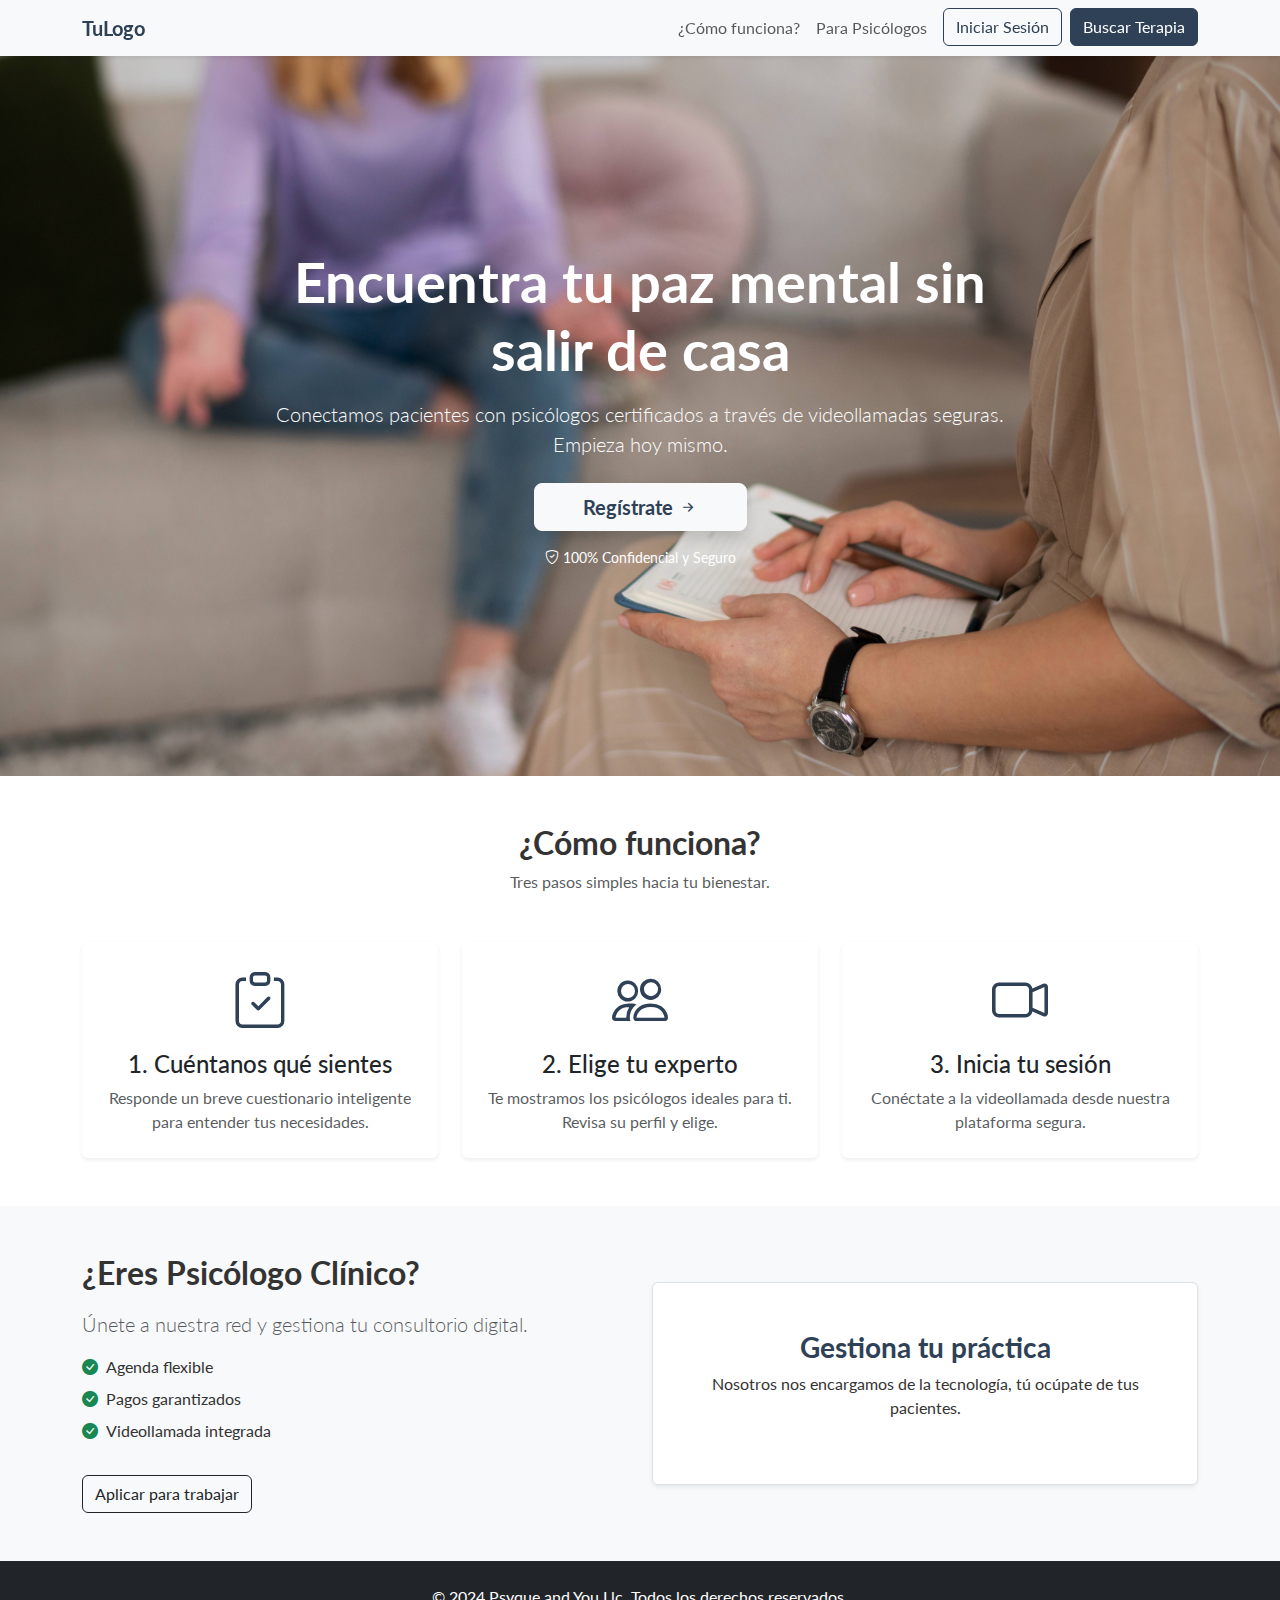
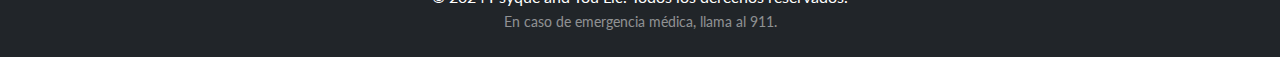
<file: index.html>
<!DOCTYPE html>
<html lang="es">
<head>
    <meta charset="UTF-8">
    <meta name="viewport" content="width=device-width, initial-scale=1.0">
    <title>NombreDeTuClinica - Terapia Online</title>
    <link rel="preconnect" href="https://fonts.googleapis.com">
<link rel="preconnect" href="https://fonts.gstatic.com" crossorigin>
<link href="https://fonts.googleapis.com/css2?family=Lato:ital,wght@0,100;0,300;0,400;0,700;0,900;1,100;1,300;1,400;1,700;1,900&display=swap" rel="stylesheet">
    
    <link href="https://cdn.jsdelivr.net/npm/bootstrap@5.3.0/dist/css/bootstrap.min.css" rel="stylesheet">
    <link rel="stylesheet" href="style.css">
    <link rel="stylesheet" href="https://cdn.jsdelivr.net/npm/bootstrap-icons@1.10.0/font/bootstrap-icons.css">
</head>
<body>

        <nav class="navbar navbar-expand-lg navbar-light bg-light sticky-top shadow-sm">
            <div class="container">
                <a class="navbar-brand fw-bold text-primary" href="#">TuLogo</a>
                <button class="navbar-toggler" type="button" data-bs-toggle="collapse" data-bs-target="#navbarNav">
                    <span class="navbar-toggler-icon"></span>
                </button>
        <div class="collapse navbar-collapse" id="navbarNav">
        <ul class="navbar-nav ms-auto">
            <li class="nav-item"><a class="nav-link" href="#como-funciona">¿Cómo funciona?</a></li>
        
            <li class="nav-item"><a class="nav-link" href="registroPsicologo.html">Para Psicólogos</a></li>
        
            <li class="nav-item ms-lg-2">
            <a href="login.html" class="btn btn-outline-primary">Iniciar Sesión</a>
            </li>
        
            <li class="nav-item ms-lg-2">
            <a href="registro.html" class="btn btn-primary">Buscar Terapia</a>
            </li>
        </ul>
        </div>
        </div>
    </nav>

    <header class="hero-section d-flex align-items-center text-center text-white">
        <div class="container">
            <div class="row justify-content-center">
                <div class="col-md-8">
                    <h1 class="display-4 fw-bold mb-3">Encuentra tu paz mental sin salir de casa</h1>
                    <p class="lead mb-4">Conectamos pacientes con psicólogos certificados a través de videollamadas seguras. Empieza hoy mismo.</p>
                    <a href="registro.html" class="btn btn-light btn-lg px-5 text-primary fw-bold shadow">
                    Regístrate <i class="bi bi-arrow-right-short"></i>
                    </a>
                    <p class="mt-3 small"><i class="bi bi-shield-check"></i> 100% Confidencial y Seguro</p>
                </div>
            </div>
        </div>
    </header>

    <section id="como-funciona" class="py-5">
        <div class="container">
            <div class="text-center mb-5">
                <h2 class="fw-bold">¿Cómo funciona?</h2>
                <p class="text-muted">Tres pasos simples hacia tu bienestar.</p>
            </div>
            <div class="row g-4 text-center">
                <div class="col-md-4">
                    <div class="card h-100 border-0 shadow-sm p-4">
                        <div class="text-primary mb-3"><i class="bi bi-clipboard-check display-4"></i></div>
                        <h4 class="card-title">1. Cuéntanos qué sientes</h4>
                        <p class="card-text text-muted">Responde un breve cuestionario inteligente para entender tus necesidades.</p>
                    </div>
                </div>
                <div class="col-md-4">
                    <div class="card h-100 border-0 shadow-sm p-4">
                        <div class="text-primary mb-3"><i class="bi bi-people display-4"></i></div>
                        <h4 class="card-title">2. Elige tu experto</h4>
                        <p class="card-text text-muted">Te mostramos los psicólogos ideales para ti. Revisa su perfil y elige.</p>
                    </div>
                </div>
                <div class="col-md-4">
                    <div class="card h-100 border-0 shadow-sm p-4">
                        <div class="text-primary mb-3"><i class="bi bi-camera-video display-4"></i></div>
                        <h4 class="card-title">3. Inicia tu sesión</h4>
                        <p class="card-text text-muted">Conéctate a la videollamada desde nuestra plataforma segura.</p>
                    </div>
                </div>
            </div>
        </div>
    </section>

    <section id="psicologos" class="py-5 bg-light">
        <div class="container">
            <div class="row align-items-center">
                <div class="col-md-6">
                    <h2 class="fw-bold mb-3">¿Eres Psicólogo Clínico?</h2>
                    <p class="lead text-muted">Únete a nuestra red y gestiona tu consultorio digital.</p>
                    <ul class="list-unstyled">
                        <li class="mb-2"><i class="bi bi-check-circle-fill text-success me-2"></i>Agenda flexible</li>
                        <li class="mb-2"><i class="bi bi-check-circle-fill text-success me-2"></i>Pagos garantizados</li>
                        <li class="mb-2"><i class="bi bi-check-circle-fill text-success me-2"></i>Videollamada integrada</li>
                    </ul>
                    <a href="#" class="btn btn-outline-dark mt-3">Aplicar para trabajar</a>
                </div>
                <div class="col-md-6 text-center">
                    <div class="bg-white p-5 rounded shadow-sm border">
                        <h3 class="fw-bold text-primary">Gestiona tu práctica</h3>
                        <p>Nosotros nos encargamos de la tecnología, tú ocúpate de tus pacientes.</p>
                    </div>
                </div>
            </div>
        </div>
    </section>

    <footer class="bg-dark text-white py-4 mt-auto">
        <div class="container text-center">
            <p class="mb-0">© 2024 Psyque and You Llc. Todos los derechos reservados.</p>
            <small class="text-white-50">En caso de emergencia médica, llama al 911.</small>
        </div>
    </footer>

    <script src="https://cdn.jsdelivr.net/npm/bootstrap@5.3.0/dist/js/bootstrap.bundle.min.js"></script>
</body>
</html>
</file>
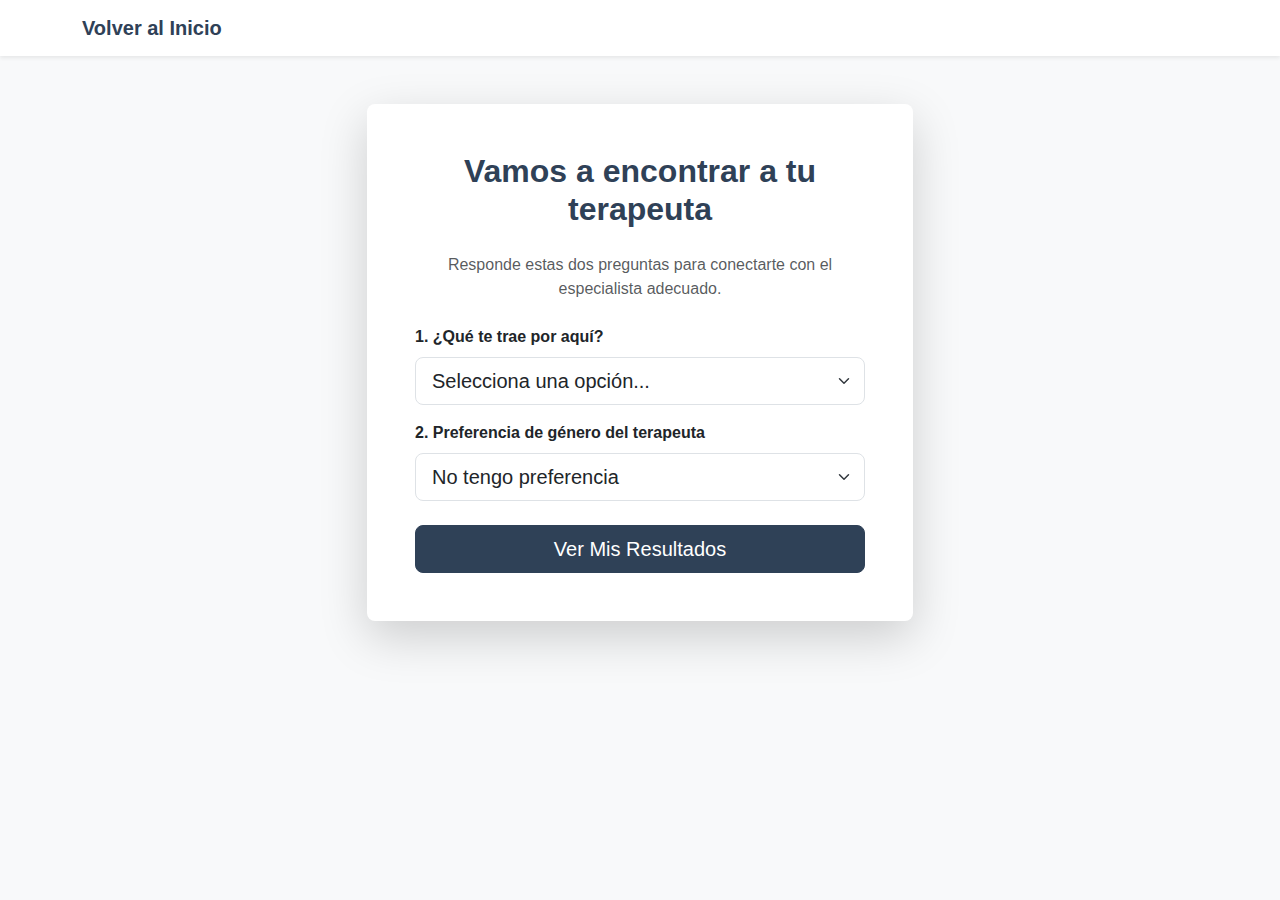
<file: cuestionario.html>
<!DOCTYPE html>
<html lang="es">
<head>
    <meta charset="UTF-8">
    <meta name="viewport" content="width=device-width, initial-scale=1.0">
    <title>Encuentra tu Psicólogo - TuClinica</title>
    <link href="https://cdn.jsdelivr.net/npm/bootstrap@5.3.0/dist/css/bootstrap.min.css" rel="stylesheet">
    <link rel="stylesheet" href="style.css">
</head>
<body class="bg-light">

    <nav class="navbar navbar-light bg-white shadow-sm mb-5">
        <div class="container">
            <a class="navbar-brand fw-bold text-primary" href="index.html">
                <i class="bi bi-arrow-left"></i> Volver al Inicio
            </a>
        </div>
    </nav>

    <div class="container">
        <div class="row justify-content-center">
            <div class="col-md-6">
                
                <div class="card shadow-lg border-0 rounded-3">
                    <div class="card-body p-5">
                        <h2 class="text-center mb-4 fw-bold text-primary">Vamos a encontrar a tu terapeuta</h2>
                        <p class="text-center text-muted mb-4">Responde estas dos preguntas para conectarte con el especialista adecuado.</p>

                        <div class="mb-3">
                            <label class="form-label fw-bold">1. ¿Qué te trae por aquí?</label>
                            <select class="form-select form-select-lg" id="motivoConsulta">
                                <option value="">Selecciona una opción...</option>
                                <option value="ansiedad">Siento mucha ansiedad o estrés</option>
                                <option value="pareja">Tengo problemas con mi pareja</option>
                                <option value="infantil">Busco ayuda para mi hijo/a</option>
                            </select>
                        </div>

                        <div class="mb-4">
                            <label class="form-label fw-bold">2. Preferencia de género del terapeuta</label>
                            <select class="form-select form-select-lg" id="preferenciaGenero">
                                <option value="indiferente">No tengo preferencia</option>
                                <option value="mujer">Prefiero una mujer</option>
                                <option value="hombre">Prefiero un hombre</option>
                            </select>
                        </div>

                        <button class="btn btn-primary w-100 btn-lg" onclick="buscarPsicologo()">
                            Ver Mis Resultados
                        </button>

                        <div id="resultadoMatch" class="mt-4 d-none bg-light p-3 rounded border">
                            <h5 class="text-success">¡Coincidencia Encontrada!</h5>
                            <hr>
                            <h4 id="nombrePsicologo" class="text-primary mb-1">Nombre</h4>
                            <p id="especialidadPsicologo" class="small text-muted mb-3">Especialidad</p>
                            <button class="btn btn-success w-100">Agendar Cita con este Especialista</button>
                        </div>

                    </div>
                </div>

            </div>
        </div>
    </div>

    <script>
        function buscarPsicologo() {
            let motivo = document.getElementById("motivoConsulta").value;
            let genero = document.getElementById("preferenciaGenero").value;
            
            let nombreRecomendado = "";
            let especialidadRecomendada = "";

            if (motivo === "") {
                alert("Por favor selecciona un motivo");
                return;
            }

            if (motivo === "ansiedad") {
                nombreRecomendado = "Lic. Ana García";
                especialidadRecomendada = "Experta en Ansiedad";
            } else if (motivo === "pareja") {
                nombreRecomendado = "Dr. Roberto Méndez";
                especialidadRecomendada = "Terapia de Parejas";
            } else if (motivo === "infantil") {
                nombreRecomendado = "Lic. Sofía Ruiz";
                especialidadRecomendada = "Psicología Infantil";
            }

            // Lógica de género simple
            if (genero === "hombre" && motivo === "ansiedad") {
                nombreRecomendado = "Lic. Carlos López";
            }

            document.getElementById("nombrePsicologo").innerText = nombreRecomendado;
            document.getElementById("especialidadPsicologo").innerText = especialidadRecomendada;
            
            document.getElementById("resultadoMatch").classList.remove("d-none");
        }
    </script>

</body>
</html>
</file>
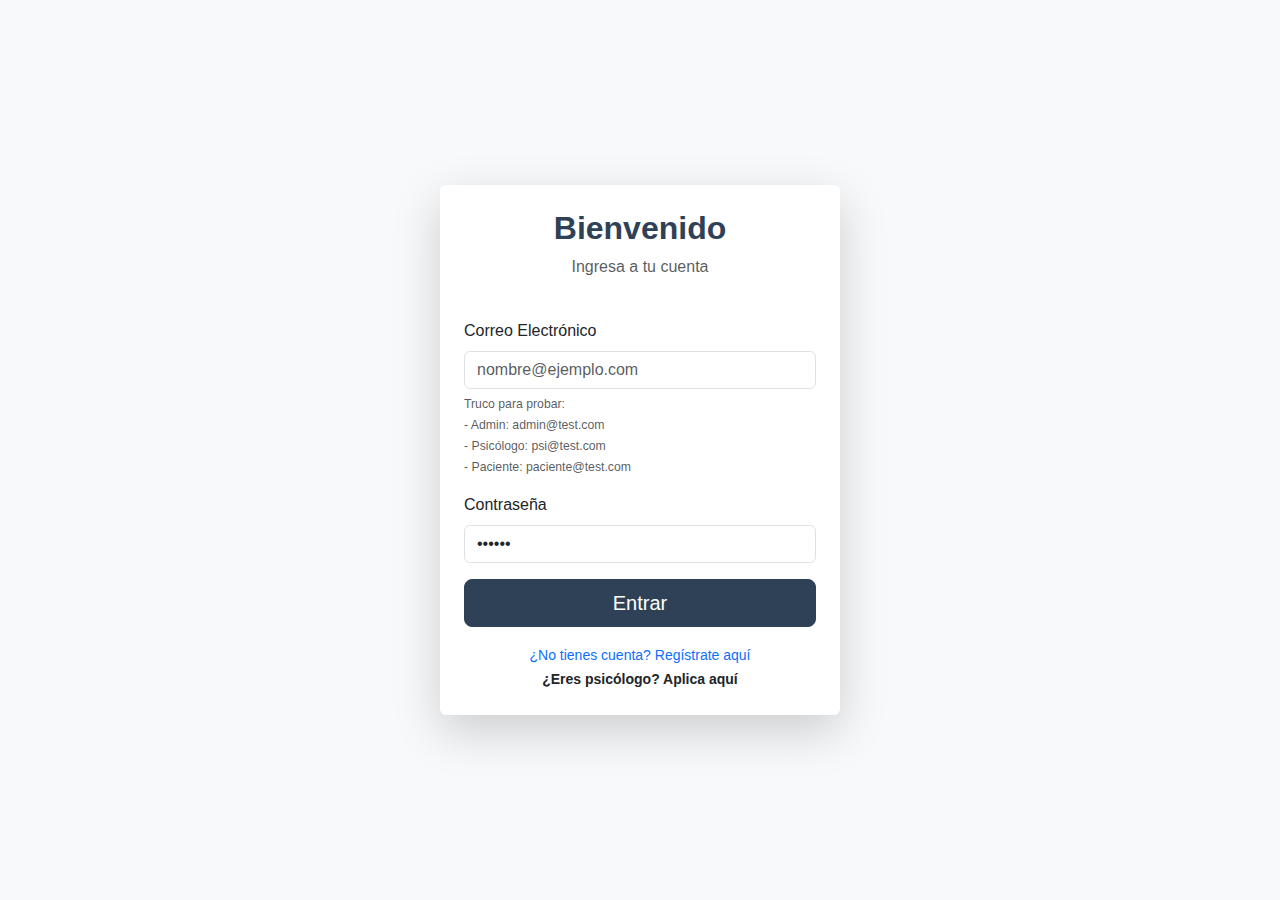
<file: login.html>
<!DOCTYPE html>
<html lang="es">
<head>
    <meta charset="UTF-8">
    <meta name="viewport" content="width=device-width, initial-scale=1.0">
    <title>Iniciar Sesión - TuClinica</title>
    <link href="https://cdn.jsdelivr.net/npm/bootstrap@5.3.0/dist/css/bootstrap.min.css" rel="stylesheet">
    <link rel="stylesheet" href="style.css">
</head>
<body class="bg-light d-flex align-items-center justify-content-center" style="height: 100vh;">

    <div class="card shadow-lg border-0 p-4" style="width: 100%; max-width: 400px;">
        <div class="text-center mb-4">
            <h2 class="fw-bold text-primary">Bienvenido</h2>
            <p class="text-muted">Ingresa a tu cuenta</p>
        </div>

        <form onsubmit="manejarLogin(event)">
            <div class="mb-3">
                <label class="form-label">Correo Electrónico</label>
                <input type="email" class="form-control" id="email" placeholder="nombre@ejemplo.com" required>
                <div class="form-text text-muted small">
                    <small>Truco para probar:<br>
                    - Admin: admin@test.com<br>
                    - Psicólogo: psi@test.com<br>
                    - Paciente: paciente@test.com</small>
                </div>
            </div>
            <div class="mb-3">
                <label class="form-label">Contraseña</label>
                <input type="password" class="form-control" value="123456">
            </div>
            
            <button type="submit" class="btn btn-primary w-100 btn-lg mb-3">Entrar</button>
            
            <div class="text-center">
                <a href="registro.html" class="text-decoration-none small">¿No tienes cuenta? Regístrate aquí</a>
                <br>
                <a href="registroPsicologo.html" class="text-decoration-none small fw-bold text-dark">¿Eres psicólogo? Aplica aquí</a>
            </div>
        </form>
    </div>

    <script>
        function manejarLogin(event) {
            event.preventDefault(); // Evita que la página se recargue
            
            // Capturamos lo que escribió el usuario
            let email = document.getElementById('email').value.toLowerCase();

            // EL ENRUTADOR (Router) SIMULADO
            if (email.includes('admin')) {
                window.location.href = "panelAdmin.html";
            } else if (email.includes('psi')) {
                window.location.href = "panelPsicologo.html";
            } else {
                // Por defecto, asumimos que es un paciente
                window.location.href = "panelPaciente.html";
            }
        }
    </script>
</body>
</html>
</file>
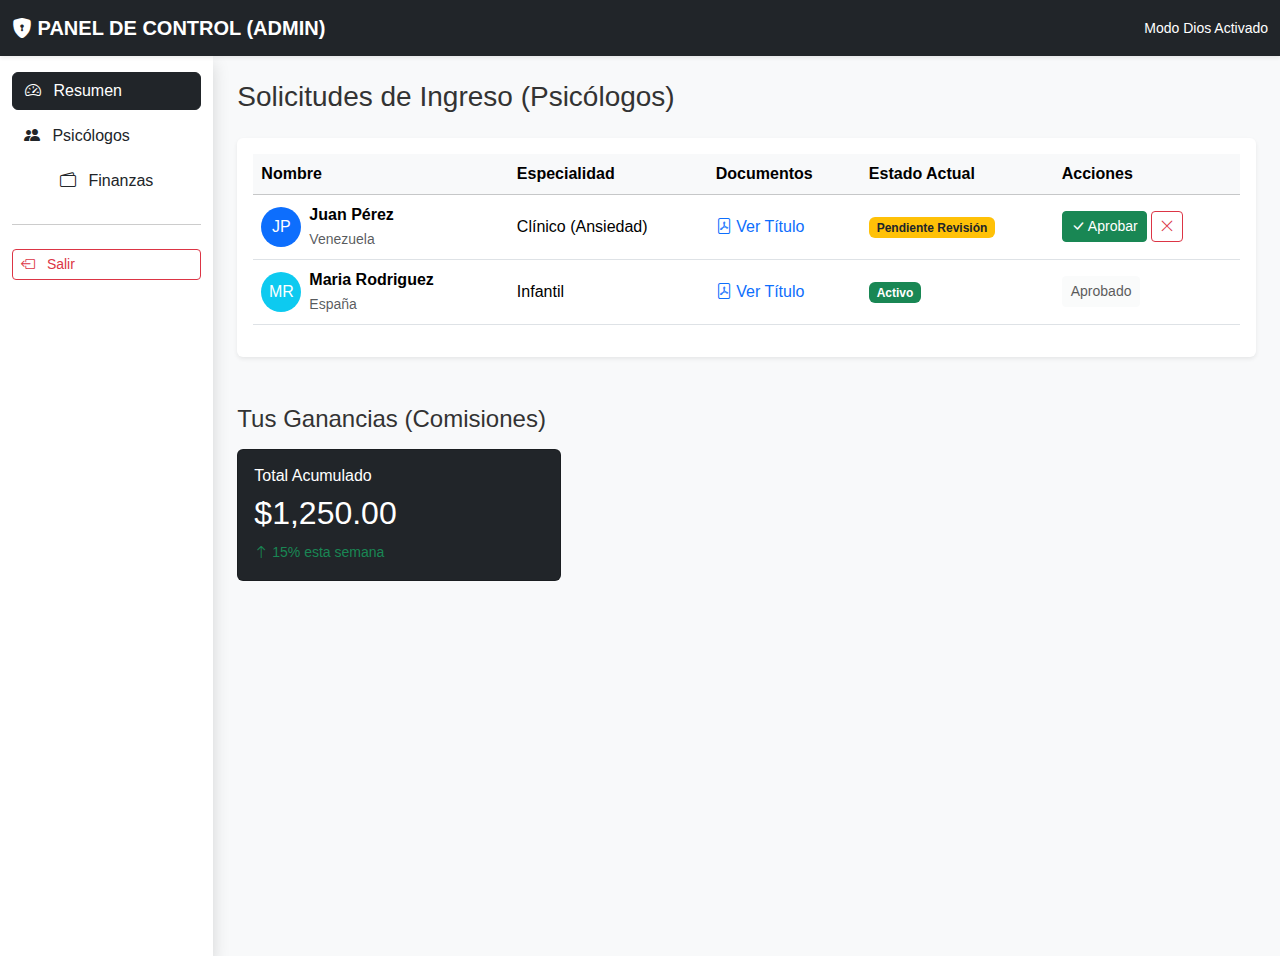
<file: panelAdmin.html>
<!DOCTYPE html>
<html lang="es">
<head>
    <meta charset="UTF-8">
    <meta name="viewport" content="width=device-width, initial-scale=1.0">
    <title>Administración - TuClinica</title>
    <link href="https://cdn.jsdelivr.net/npm/bootstrap@5.3.0/dist/css/bootstrap.min.css" rel="stylesheet">
    <link rel="stylesheet" href="https://cdn.jsdelivr.net/npm/bootstrap-icons@1.10.0/font/bootstrap-icons.css">
    <link rel="stylesheet" href="style.css">
</head>
<body class="bg-light">

    <nav class="navbar navbar-dark bg-dark shadow-sm">
        <div class="container-fluid">
            <a class="navbar-brand fw-bold" href="#">
                <i class="bi bi-shield-lock-fill"></i> PANEL DE CONTROL (ADMIN)
            </a>
            <span class="text-white small">Modo Dios Activado</span>
        </div>
    </nav>

    <div class="container-fluid">
        <div class="row">
            
            <div class="col-md-2 d-md-block bg-white sidebar collapse shadow h-100 py-3" style="min-height: 100vh;">
                <div class="d-grid gap-2">
                    <button class="btn btn-dark text-start"><i class="bi bi-speedometer2 me-2"></i> Resumen</button>
                    <button class="btn btn-outline-light text-dark text-start border-0"><i class="bi bi-people-fill me-2"></i> Psicólogos</button>
                    <button class="btn btn-outline-light..." onclick="alert('🚧 Módulo de Finanzas en construcción')">
                    <i class="bi bi-wallet2 me-2"></i> Finanzas</button>
                    <hr>
                    <a href="index.html" class="btn btn-outline-danger btn-sm text-start"><i class="bi bi-box-arrow-left me-2"></i> Salir</a>
                </div>
            </div>

            <main class="col-md-10 ms-sm-auto px-md-4 py-4">
                
                <h2 class="h3 mb-4">Solicitudes de Ingreso (Psicólogos)</h2>

                <div class="card shadow-sm border-0">
                    <div class="card-body">
                        <div class="table-responsive">
                            <table class="table table-hover align-middle">
                                <thead class="table-light">
                                    <tr>
                                        <th>Nombre</th>
                                        <th>Especialidad</th>
                                        <th>Documentos</th>
                                        <th>Estado Actual</th>
                                        <th>Acciones</th>
                                    </tr>
                                </thead>
                                <tbody id="listaDoctores">
                                    
                                    <tr id="doc-1">
                                        <td>
                                            <div class="d-flex align-items-center">
                                                <div class="bg-primary text-white rounded-circle d-flex align-items-center justify-content-center me-2" style="width: 40px; height: 40px;">JP</div>
                                                <div>
                                                    <div class="fw-bold">Juan Pérez</div>
                                                    <small class="text-muted">Venezuela</small>
                                                </div>
                                            </div>
                                        </td>
                                        <td>Clínico (Ansiedad)</td>
                                        <td><a href="#" class="text-decoration-none"><i class="bi bi-file-pdf"></i> Ver Título</a></td>
                                        <td><span class="badge bg-warning text-dark" id="estado-1">Pendiente Revisión</span></td>
                                        <td>
                                            <button class="btn btn-success btn-sm" onclick="aprobarDoctor(1)">
                                                <i class="bi bi-check-lg"></i> Aprobar
                                            </button>
                                            <button class="btn btn-outline-danger btn-sm" onclick="rechazarDoctor(1)">
                                                <i class="bi bi-x-lg"></i>
                                            </button>
                                        </td>
                                    </tr>

                                    <tr id="doc-2">
                                        <td>
                                            <div class="d-flex align-items-center">
                                                <div class="bg-info text-white rounded-circle d-flex align-items-center justify-content-center me-2" style="width: 40px; height: 40px;">MR</div>
                                                <div>
                                                    <div class="fw-bold">Maria Rodriguez</div>
                                                    <small class="text-muted">España</small>
                                                </div>
                                            </div>
                                        </td>
                                        <td>Infantil</td>
                                        <td><a href="#" class="text-decoration-none"><i class="bi bi-file-pdf"></i> Ver Título</a></td>
                                        <td><span class="badge bg-success">Activo</span></td>
                                        <td>
                                            <button class="btn btn-light btn-sm disabled">Aprobado</button>
                                        </td>
                                    </tr>

                                </tbody>
                            </table>
                        </div>
                    </div>
                </div>

                <h3 class="h4 mt-5 mb-3">Tus Ganancias (Comisiones)</h3>
                <div class="row">
                    <div class="col-md-4">
                        <div class="card bg-dark text-white">
                            <div class="card-body">
                                <h6>Total Acumulado</h6>
                                <h2>$1,250.00</h2>
                                <small class="text-success"><i class="bi bi-arrow-up"></i> 15% esta semana</small>
                            </div>
                        </div>
                    </div>
                </div>

            </main>
        </div>
    </div>

    <script>
        function aprobarDoctor(id) {
            // 1. Cambiamos el texto de la etiqueta amarilla a verde
            let etiqueta = document.getElementById("estado-" + id);
            etiqueta.className = "badge bg-success";
            etiqueta.innerText = "Activo";

            // 2. Alertamos a la administradora
            alert("✅ ¡Doctor aprobado con éxito! Se le enviará un correo de notificación.");

            // 3. (Opcional) Podríamos ocultar los botones para que no le des click otra vez
            // Esto es un reto para ti si quieres intentarlo.
        }

        function rechazarDoctor(id) {
            let confirmacion = confirm("¿Estás segura de rechazar a este postulante?");
            if(confirmacion) {
                // Eliminamos la fila de la tabla visualmente
                document.getElementById("doc-" + id).remove();
            }
        }
    </script>
</body>
</html>
</file>
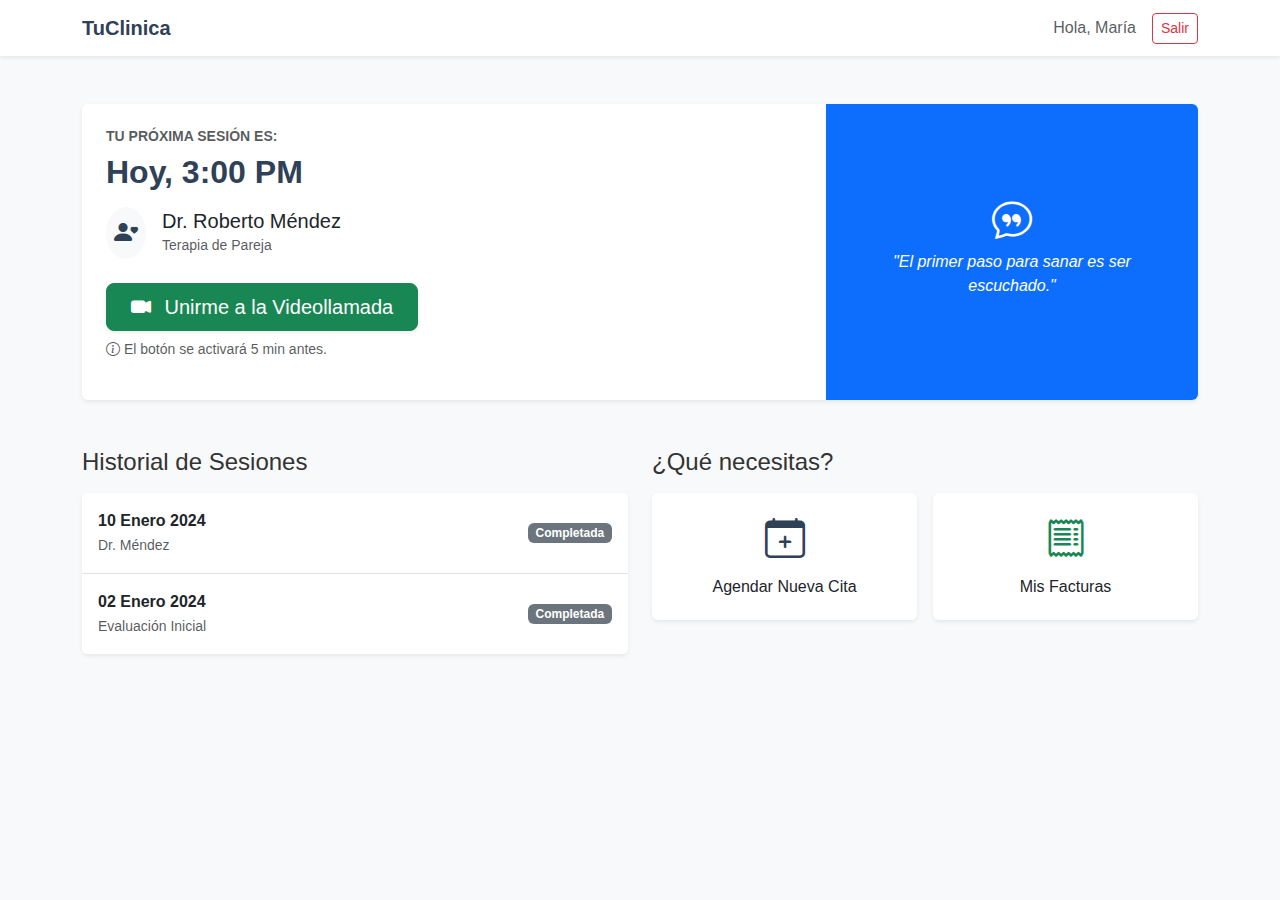
<file: panelPaciente.html>
<!DOCTYPE html>
<html lang="es">
<head>
    <meta charset="UTF-8">
    <title>Mi Bienestar - TuClinica</title>
    <link href="https://cdn.jsdelivr.net/npm/bootstrap@5.3.0/dist/css/bootstrap.min.css" rel="stylesheet">
    <link rel="stylesheet" href="https://cdn.jsdelivr.net/npm/bootstrap-icons@1.10.0/font/bootstrap-icons.css">
    <link rel="stylesheet" href="style.css">
</head>
<body class="bg-light">

    <nav class="navbar navbar-expand-lg navbar-light bg-white shadow-sm">
        <div class="container">
            <a class="navbar-brand fw-bold text-primary" href="#">TuClinica</a>
            <div class="d-flex align-items-center">
                <span class="me-3 text-muted">Hola, María</span>
                <a href="index.html" class="btn btn-outline-danger btn-sm">Salir</a>
            </div>
        </div>
    </nav>

    <div class="container py-5">
        
        <div class="card border-0 shadow-sm mb-5 overflow-hidden">
            <div class="card-body p-0">
                <div class="row g-0">
                    <div class="col-md-8 p-4">
                        <h5 class="text-muted text-uppercase small fw-bold mb-2">Tu próxima sesión es:</h5>
                        <h2 class="fw-bold text-primary mb-3">Hoy, 3:00 PM</h2>
                        <div class="d-flex align-items-center mb-4">
                            <div class="bg-light rounded-circle p-2 me-3">
                                <i class="bi bi-person-heart fs-4 text-primary"></i>
                            </div>
                            <div>
                                <h5 class="mb-0">Dr. Roberto Méndez</h5>
                                <small class="text-muted">Terapia de Pareja</small>
                            </div>
                        </div>
                        <a href="salaVideo.html" class="btn btn-success btn-lg px-4 shadow-sm">
                            <i class="bi bi-camera-video-fill me-2"></i> Unirme a la Videollamada
                        </a>
                        <p class="small text-muted mt-2"><i class="bi bi-info-circle"></i> El botón se activará 5 min antes.</p>
                    </div>
                    <div class="col-md-4 bg-primary text-white p-4 d-flex align-items-center justify-content-center">
                        <div class="text-center">
                            <i class="bi bi-chat-quote fs-1 mb-3"></i>
                            <p class="fst-italic">"El primer paso para sanar es ser escuchado."</p>
                        </div>
                    </div>
                </div>
            </div>
        </div>

        <div class="row g-4">
            <div class="col-md-6">
                <h4 class="mb-3">Historial de Sesiones</h4>
                <div class="card border-0 shadow-sm">
                    <ul class="list-group list-group-flush">
                        <li class="list-group-item d-flex justify-content-between align-items-center p-3">
                            <div>
                                <span class="fw-bold d-block">10 Enero 2024</span>
                                <small class="text-muted">Dr. Méndez</small>
                            </div>
                            <span class="badge bg-secondary">Completada</span>
                        </li>
                        <li class="list-group-item d-flex justify-content-between align-items-center p-3">
                            <div>
                                <span class="fw-bold d-block">02 Enero 2024</span>
                                <small class="text-muted">Evaluación Inicial</small>
                            </div>
                            <span class="badge bg-secondary">Completada</span>
                        </li>
                    </ul>
                </div>
            </div>

            <div class="col-md-6">
                <h4 class="mb-3">¿Qué necesitas?</h4>
                <div class="row g-3">
                    <div class="col-6">
                        <div class="card border-0 shadow-sm text-center p-3 h-100">
                            <i class="bi bi-calendar-plus fs-1 text-primary mb-2"></i>
                            <h6>Agendar Nueva Cita</h6>
                            <a href="cuestionario.html" class="stretched-link"></a>
                        </div>
                    </div>
                    <div class="col-6">
                        <div class="card border-0 shadow-sm text-center p-3 h-100">
                            <i class="bi bi-receipt fs-1 text-success mb-2"></i>
                            <h6>Mis Facturas</h6>
                        </div>
                    </div>
                </div>
            </div>
        </div>

    </div>

</body>
</html>
</file>
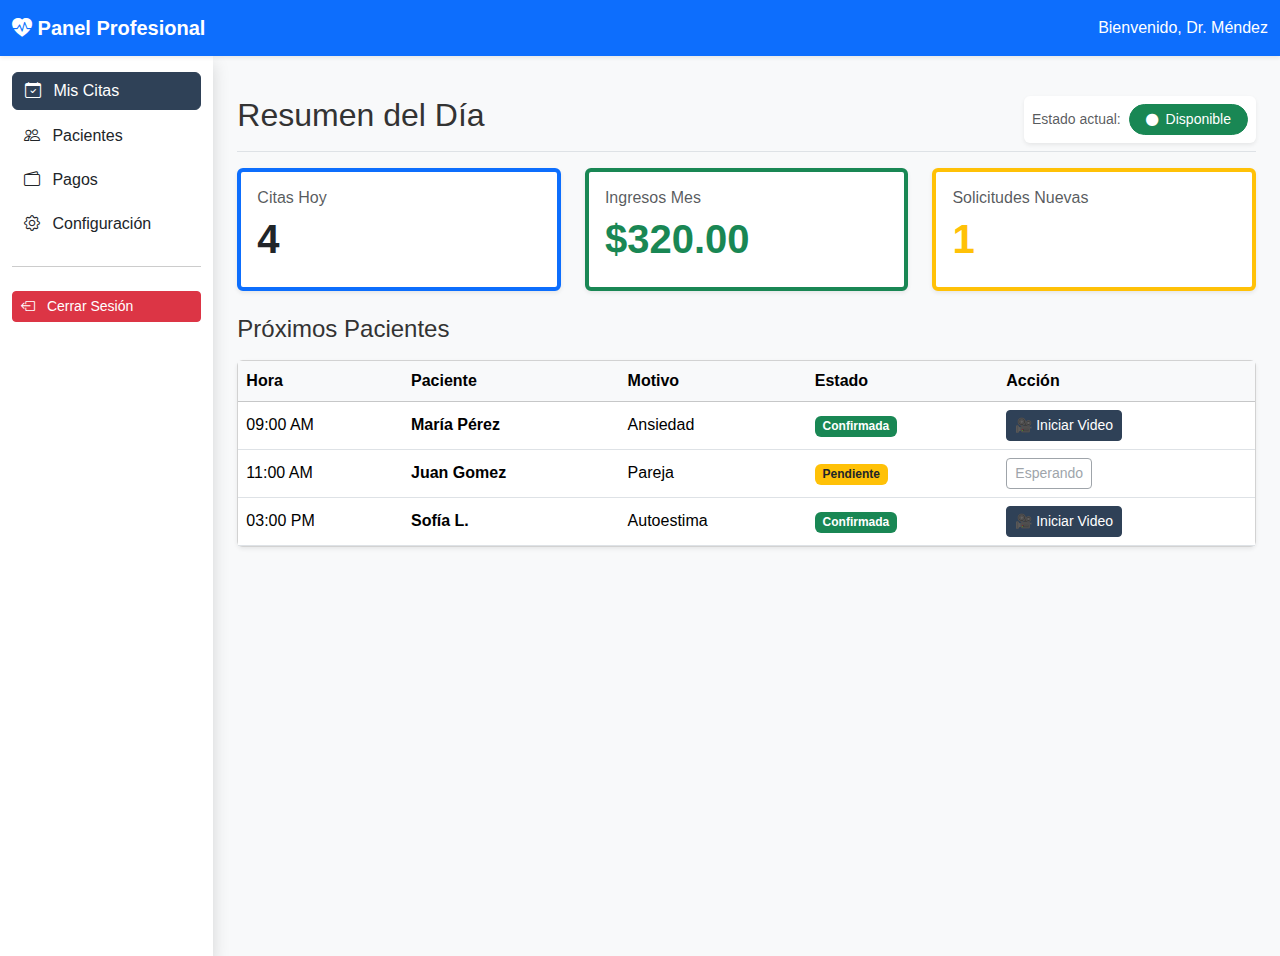
<file: panelPsicologo.html>
<!DOCTYPE html>
<html lang="es">
<head>
    <meta charset="UTF-8">
    <meta name="viewport" content="width=device-width, initial-scale=1.0">
    <title>Mi Consultorio - Panel Psicólogo</title>
    <link href="https://cdn.jsdelivr.net/npm/bootstrap@5.3.0/dist/css/bootstrap.min.css" rel="stylesheet">
    <link rel="stylesheet" href="https://cdn.jsdelivr.net/npm/bootstrap-icons@1.10.0/font/bootstrap-icons.css">
    <link rel="stylesheet" href="style.css">
</head>
<body class="bg-light">

    <nav class="navbar navbar-dark bg-primary shadow-sm">
        <div class="container-fluid">
            <a class="navbar-brand fw-bold" href="#">
                <i class="bi bi-heart-pulse-fill"></i> Panel Profesional
            </a>
            <span class="text-white">Bienvenido, Dr. Méndez</span>
        </div>
    </nav>

    <div class="container-fluid">
        <div class="row">
            
            <div class="col-md-3 col-lg-2 d-md-block bg-white sidebar collapse shadow h-100 py-3" style="min-height: 100vh;">
                <div class="d-grid gap-2">
                    <button class="btn btn-primary text-start"><i class="bi bi-calendar-check me-2"></i> Mis Citas</button>
                    <button class="btn btn-outline-light text-dark text-start border-0"><i class="bi bi-people me-2"></i> Pacientes</button>
                    <button class="btn btn-outline-light text-dark text-start border-0"><i class="bi bi-wallet2 me-2"></i> Pagos</button>
                    <button class="btn btn-outline-light text-dark text-start border-0"><i class="bi bi-gear me-2"></i> Configuración</button>
                    <hr>
                    <a href="index.html" class="btn btn-danger btn-sm text-start"><i class="bi bi-box-arrow-left me-2"></i> Cerrar Sesión</a>
                </div>
            </div>

            <main class="col-md-9 ms-sm-auto col-lg-10 px-md-4 py-4">
                
                <div class="d-flex justify-content-between flex-wrap flex-md-nowrap align-items-center pt-3 pb-2 mb-3 border-bottom">
                    <h1 class="h2">Resumen del Día</h1>
                    
                    <div class="card p-2 border-0 shadow-sm d-flex flex-row align-items-center">
                        <span class="me-2 small text-muted">Estado actual:</span>
                        <button id="btnEstado" class="btn btn-success btn-sm rounded-pill px-3" onclick="cambiarEstado()">
                            <i class="bi bi-circle-fill small me-1"></i> Disponible
                        </button>
                    </div>
                </div>

                <div class="row g-4 mb-4">
                    <div class="col-md-4">
                        <div class="card shadow-sm border-start border-primary border-4">
                            <div class="card-body">
                                <h6 class="text-muted">Citas Hoy</h6>
                                <h2 class="display-6 fw-bold">4</h2>
                            </div>
                        </div>
                    </div>
                    <div class="col-md-4">
                        <div class="card shadow-sm border-start border-success border-4">
                            <div class="card-body">
                                <h6 class="text-muted">Ingresos Mes</h6>
                                <h2 class="display-6 fw-bold text-success">$320.00</h2>
                            </div>
                        </div>
                    </div>
                    <div class="col-md-4">
                        <div class="card shadow-sm border-start border-warning border-4">
                            <div class="card-body">
                                <h6 class="text-muted">Solicitudes Nuevas</h6>
                                <h2 class="display-6 fw-bold text-warning">1</h2>
                            </div>
                        </div>
                    </div>
                </div>

                <h3 class="h4 mb-3">Próximos Pacientes</h3>
                <div class="card shadow-sm">
                    <div class="table-responsive">
                        <table class="table table-hover align-middle mb-0">
                            <thead class="table-light">
                                <tr>
                                    <th>Hora</th>
                                    <th>Paciente</th>
                                    <th>Motivo</th>
                                    <th>Estado</th>
                                    <th>Acción</th>
                                </tr>
                            </thead>
                            <tbody>
                                <tr>
                                    <td>09:00 AM</td>
                                    <td class="fw-bold">María Pérez</td>
                                    <td>Ansiedad</td>
                                    <td><span class="badge bg-success">Confirmada</span></td>
                                    <td><button class="btn btn-primary btn-sm">🎥 Iniciar Video</button></td>
                                </tr>
                                <tr>
                                    <td>11:00 AM</td>
                                    <td class="fw-bold">Juan Gomez</td>
                                    <td>Pareja</td>
                                    <td><span class="badge bg-warning text-dark">Pendiente</span></td>
                                    <td><button class="btn btn-outline-secondary btn-sm" disabled>Esperando</button></td>
                                </tr>
                                <tr>
                                    <td>03:00 PM</td>
                                    <td class="fw-bold">Sofía L.</td>
                                    <td>Autoestima</td>
                                    <td><span class="badge bg-success">Confirmada</span></td>
                                    <td><button class="btn btn-primary btn-sm">🎥 Iniciar Video</button></td>
                                </tr>
                            </tbody>
                        </table>
                    </div>
                </div>

            </main>
        </div>
    </div>

    <script>
        // Variable para recordar el estado (true = disponible, false = ocupado)
        let estaDisponible = true;

        function cambiarEstado() {
            let boton = document.getElementById("btnEstado");
            
            if (estaDisponible) {
                // Si estaba disponible, ahora lo ponemos Ocupado
                boton.className = "btn btn-danger btn-sm rounded-pill px-3";
                boton.innerHTML = '<i class="bi bi-slash-circle me-1"></i> No Molestar';
                estaDisponible = false; // Guardamos el nuevo estado
            } else {
                // Si estaba ocupado, lo ponemos Disponible
                boton.className = "btn btn-success btn-sm rounded-pill px-3";
                boton.innerHTML = '<i class="bi bi-circle-fill small me-1"></i> Disponible';
                estaDisponible = true;
            }
        }
    </script>

</body>
</html>
</file>
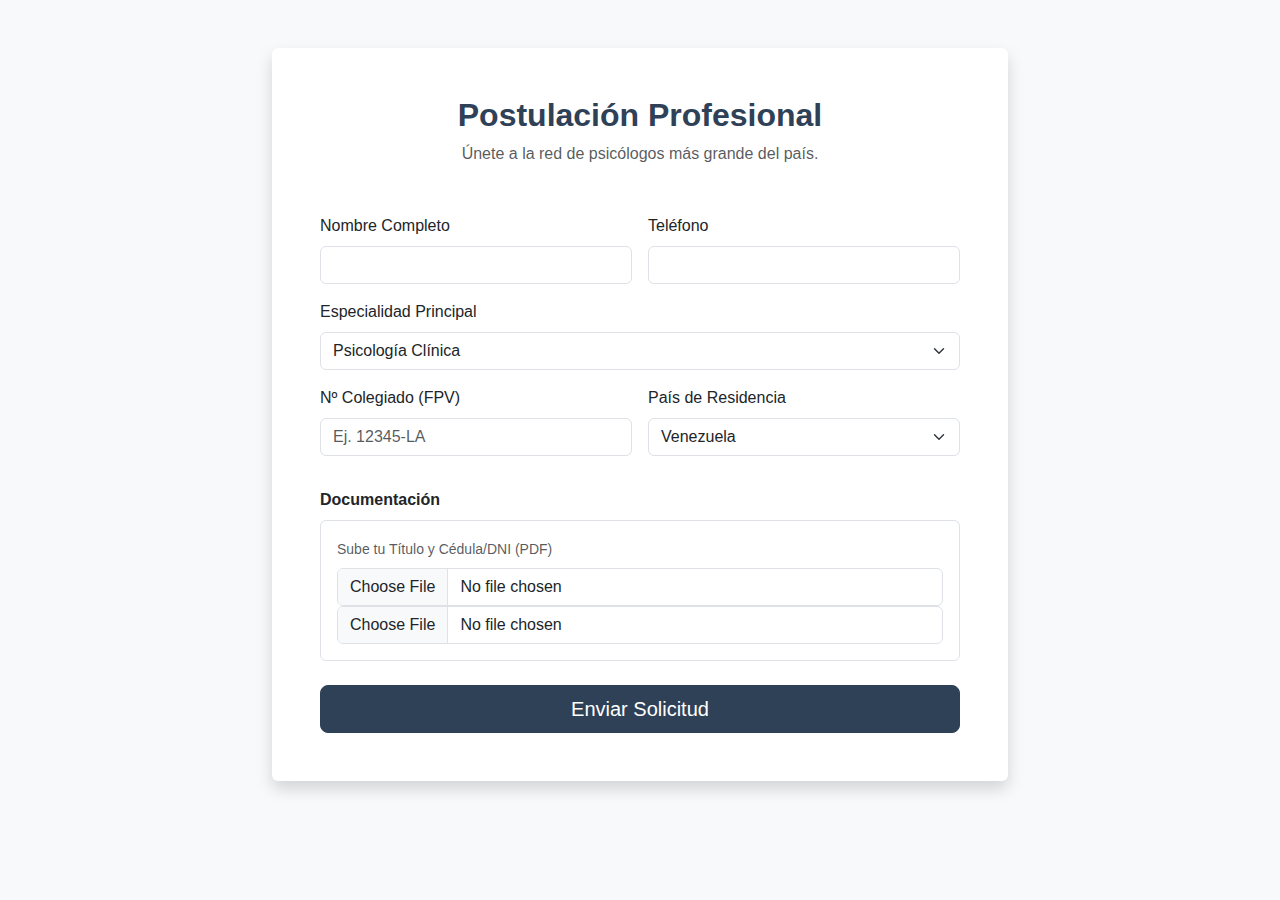
<file: registroPsicologo.html>
<!DOCTYPE html>
<html lang="es">
<head>
    <meta charset="UTF-8">
    <meta name="viewport" content="width=device-width, initial-scale=1.0">
    <title>Únete al Equipo - TuClinica</title>
    <link href="https://cdn.jsdelivr.net/npm/bootstrap@5.3.0/dist/css/bootstrap.min.css" rel="stylesheet">
    <link rel="stylesheet" href="style.css">
</head>
<body class="bg-light">

    <div class="container py-5">
        <div class="row justify-content-center">
            <div class="col-md-8">
                <div class="card shadow border-0">
                    <div class="card-body p-5">
                        <div class="text-center mb-5">
                            <h2 class="fw-bold text-primary">Postulación Profesional</h2>
                            <p class="text-muted">Únete a la red de psicólogos más grande del país.</p>
                        </div>

                        <form>
                            <div class="row g-3">
                                <div class="col-md-6">
                                    <label class="form-label">Nombre Completo</label>
                                    <input type="text" class="form-control" required>
                                </div>
                                <div class="col-md-6">
                                    <label class="form-label">Teléfono</label>
                                    <input type="tel" class="form-control" required>
                                </div>

                                <div class="col-12">
                                    <label class="form-label">Especialidad Principal</label>
                                    <select class="form-select">
                                        <option>Psicología Clínica</option>
                                        <option>Terapia de Pareja</option>
                                        <option>Psicología Infantil</option>
                                        <option>Neuropsicología</option>
                                    </select>
                                </div>

                                <div class="col-md-6">
                                    <label class="form-label">Nº Colegiado (FPV)</label>
                                    <input type="text" class="form-control" placeholder="Ej. 12345-LA" required>
                                </div>
                                <div class="col-md-6">
                                    <label class="form-label">País de Residencia</label>
                                    <select class="form-select">
                                        <option>Venezuela</option>
                                        <option>España</option>
                                        <option>México</option>
                                        <option>Argentina</option>
                                    </select>
                                </div>

                                <div class="col-12">
                                    <label class="form-label fw-bold mt-3">Documentación</label>
                                    <div class="border rounded p-3 bg-white">
                                        <label class="form-label small text-muted">Sube tu Título y Cédula/DNI (PDF)</label>
                                        <input type="file" class="form-control" accept=".pdf,.jpg">
                                        <input type="file" class="form-control" accept=".pdf,.jpg">
                                    </div>
                                </div>

                                <div class="col-12 mt-4">
                                    <button type="button" class="btn btn-primary w-100 btn-lg" onclick="enviarSolicitud()">Enviar Solicitud</button>
                                </div>
                            </div>
                        </form>
                    </div>
                </div>
            </div>
        </div>
    </div>

    <script>
        function enviarSolicitud() {
            // Simulamos el envío
            alert("¡Solicitud Enviada! \n\nTu perfil está en revisión por el Administrador. Recibirás un correo cuando seas aprobado.");
            // Lo mandamos al inicio
            window.location.href = "index.html";
        }
    </script>
</body>
</html>
</file>
<file: style.css>
/* --- CONFIGURACIÓN DE MARCA --- */
:root {
    /* Cambia estos códigos HEX por los colores de tu marca */
    --color-primario: #2F4157; /* Un morado tipo "psicología" */
    --color-secundario: #bf7dc9; /* Un lila muy suave para fondos */
    --color-texto: #333333;
}

/* --- ESTILOS GENERALES --- */
body {
    font-family: 'Lato', sans-serif; /* Puedes importar Google Fonts aquí */
    color: var(--color-texto);
}

/* Sobrescribir el color primario de Bootstrap */
.text-primary {
    color: var(--color-primario) !important;
}

.btn-primary {
    background-color: var(--color-primario);
    border-color: var(--color-primario);
}

.btn-primary:hover {
    background-color: #4a148c; /* Un tono más oscuro para el hover */
    border-color: #4a148c;
}

.btn-outline-primary {
    color: var(--color-primario);
    border-color: var(--color-primario);
}

.btn-outline-primary:hover {
    background-color: var(--color-primario);
    color: white;
}

/* --- HERO SECTION (La portada) --- */
.hero-section {
    background: url('assets/side-view-young-girl-talking-therapist\ \(1\).jpg');
    background-size: cover;
    background-position: center;
    min-height: 80vh; /* Ocupa el 80% de la altura de la pantalla */
}

/* Ajustes para móviles */
@media (max-width: 768px) {
    .hero-section {
        min-height: 60vh;
    }
    h1 {
        font-size: 2.5rem;
    }
}
/* =========================================
   ESTILOS ESPECÍFICOS DE LA SALA DE VIDEO
   ========================================= */

/* Solo aplicamos el fondo oscuro si el body tiene esta clase */
body.sala-video-page {
    background-color: #202124; /* Fondo oscuro tipo Google Meet */
    height: 100vh;
    overflow: hidden; /* Evita barras de scroll */
}

/* 1. EL VIDEO PRINCIPAL */
.video-principal {
    width: 100%;
    height: 90vh; /* Ocupa el 90% de la altura visible */
    object-fit: cover;
    border-radius: 15px;
    opacity: 0.9;
}

/* 2. TU VIDEO FLOTANTE (PIP) */
.mi-video {
    position: absolute;
    bottom: 100px;
    right: 30px;
    width: 200px;
    height: 150px;
    background-color: #333;
    border-radius: 10px;
    border: 2px solid white;
    box-shadow: 0 4px 15px rgba(0,0,0,0.5);
    background-image: url('https://source.unsplash.com/300x200/?doctor,selfie');
    background-size: cover;
    z-index: 10; /* Asegura que esté por encima del video grande */
}

/* 3. BARRA DE CONTROLES FLOTANTE */
.controles {
    position: absolute;
    bottom: 20px;
    left: 50%;
    transform: translateX(-50%); /* Centrado horizontal perfecto */
    background: rgba(0,0,0,0.6);
    padding: 15px 30px;
    border-radius: 50px;
    display: flex;
    gap: 20px;
    z-index: 20;
}

/* BOTONES REDONDOS */
.btn-control {
    width: 50px;
    height: 50px;
    border-radius: 50%;
    border: none;
    display: flex;
    align-items: center;
    justify-content: center;
    font-size: 1.2rem;
    cursor: pointer;
    transition: all 0.2s ease;
}

/* Colores de los botones */
.btn-colgar {
    background-color: #ea4335;
    color: white;
    width: 70px;
    border-radius: 30px;
}
.btn-colgar:hover { background-color: #d93025; }

.btn-gris {
    background-color: #3c4043;
    color: white;
}
.btn-gris:hover { background-color: #5f6368; transform: scale(1.1); }

/* Estado Muteado */
.btn-mute {
    background-color: #ea4335 !important;
    color: white;
}

/* Animación del puntito rojo de "GRABANDO" */
@keyframes pulse {
    0% { opacity: 1; }
    50% { opacity: 0.5; }
    100% { opacity: 1; }
}
.animate-pulse {
    animation: pulse 2s infinite;
}

/* AJUSTES PARA MÓVIL (RESPONSIVE) */
@media (max-width: 768px) {
    .mi-video {
        width: 120px;
        height: 90px;
        bottom: 90px;
        right: 15px;
    }
    .controles {
        padding: 10px 20px;
        bottom: 15px;
        width: 90%; /* Que ocupe casi todo el ancho */
        justify-content: space-around;
    }
}
</file>
